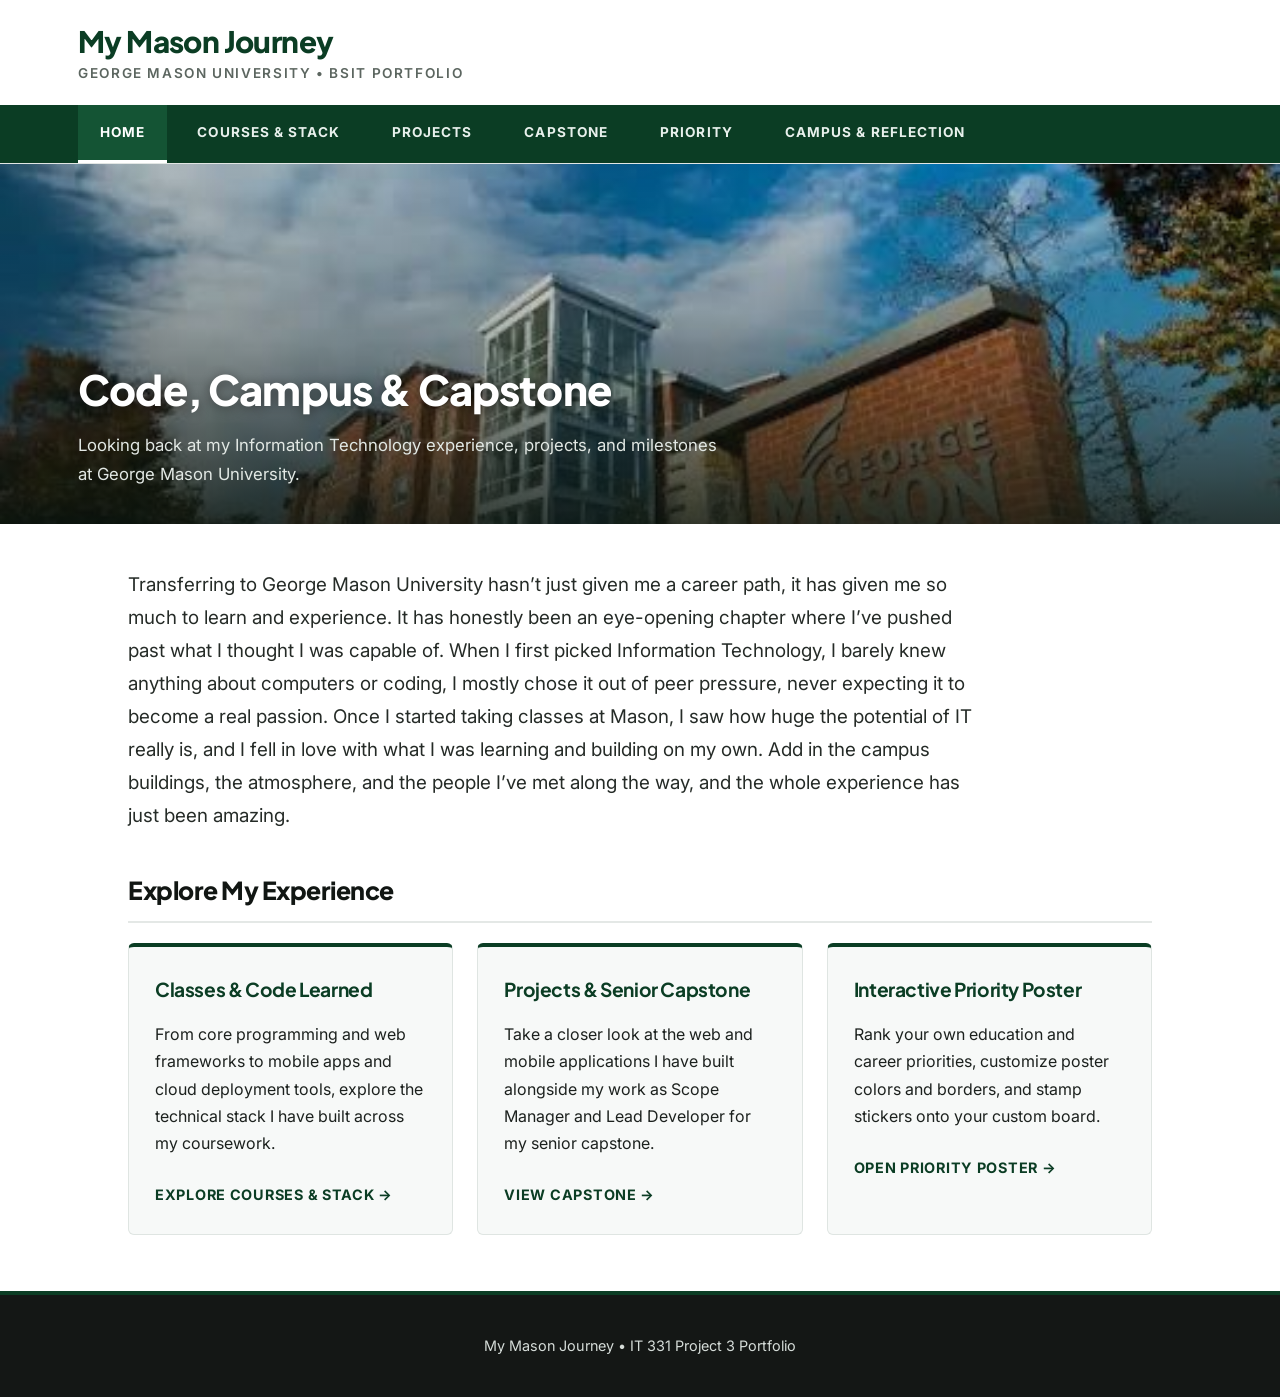
<file: index.html>
<!DOCTYPE html>
<html lang="en">
<head>
  <meta charset="UTF-8">
  <meta name="viewport" content="width=device-width, initial-scale=1.0">
  <title>My Mason Journey - Home</title>
  <link rel="preconnect" href="https://fonts.googleapis.com">
  <link rel="preconnect" href="https://fonts.gstatic.com" crossorigin>
  <link href="https://fonts.googleapis.com/css2?family=Inter:wght@400;500;600;700&family=Plus+Jakarta+Sans:wght@700;800&display=swap" rel="stylesheet">
  <link rel="stylesheet" href="styles.css">
</head>
<body>
  <header>
    <div class="header-inner">
      <div>
        <h1 class="site-title">My Mason Journey</h1>
        <p class="site-subtitle">George Mason University &bull; BSIT Portfolio</p>
      </div>
    </div>

    <nav aria-label="Primary Navigation">
      <ul>
        <li><a href="index.html" class="active">Home</a></li>
        <li><a href="courses.html">Courses &amp; Stack</a></li>
        <li><a href="projects.html">Projects</a></li>
        <li><a href="capstone.html">Capstone</a></li>
        <li><a href="priority.html">Priority</a></li>
        <li><a href="campus.html">Campus &amp; Reflection</a></li>
      </ul>
    </nav>
  </header>

  <!-- Full-width Hero Banner with your own photo (replace mason-hero.jpg with your image) -->
  <section class="hero-banner" style="background-image: url('mason-hero.jpg');" aria-label="Featured Banner">
    <div class="hero-banner-content">
      <h2 class="hero-banner-title">Code, Campus &amp; Capstone</h2>
      <p class="hero-banner-caption">
        Looking back at my Information Technology experience, projects, and milestones at George Mason University.
      </p>
    </div>
  </section>

  <main>

    <p class="lead-intro">
Transferring to George Mason University hasn’t just given me a career path, it has given me so much to learn and experience. It has honestly been an eye-opening chapter where I’ve pushed past what I thought I was capable of. When I first picked Information Technology, I barely knew anything about computers or coding, I mostly chose it out of peer pressure, never expecting it to become a real passion. Once I started taking classes at Mason, I saw how huge the potential of IT really is, and I fell in love with what I was learning and building on my own. Add in the campus buildings, the atmosphere, and the people I’ve met along the way, and the whole experience has just been amazing.    </p>

    <h2 class="section-heading">Explore My Experience</h2>
    <div class="card-grid">
      <article class="card">
        <h3>Classes &amp; Code Learned</h3>
        <p>
          From core programming and web frameworks to mobile apps and cloud
          deployment tools, explore the technical stack I have built across my coursework.
        </p>
        <a href="courses.html">Explore Courses &amp; Stack &rarr;</a>
      </article>

      <article class="card">
        <h3>Projects &amp; Senior Capstone</h3>
        <p>
          Take a closer look at the web and mobile applications I have built alongside my work as
          Scope Manager and Lead Developer for my senior capstone.
        </p>
        <a href="capstone.html">View Capstone &rarr;</a>
      </article>

      <article class="card">
        <h3>Interactive Priority Poster</h3>
        <p>
          Rank your own education and career priorities, customize poster colors and borders, and
          stamp stickers onto your custom board.
        </p>
        <a href="poster.html">Open Priority Poster &rarr;</a>
      </article>
    </div>
  </main>

  <footer>
    <p>My Mason Journey &bull; IT 331 Project 3 Portfolio</p>
  </footer>

  <script>
    // Reference to the page body so we can update background and text colors dynamically
    const pageBody = document.body;

    // Reference to the main content area for adjusting reading font size
    const mainContent = document.querySelector("main");

    // Reference to the intro paragraph so its color stays legible in dark mode
    const leadIntro = document.querySelector(".lead-intro");

    // Track current font size in pixels for step-by-step resizing
    let currentFontSize = 16;

    // Button references for switching themes and text sizes
    const lightThemeBtn = document.getElementById("light-theme-btn");
    const darkThemeBtn = document.getElementById("dark-theme-btn");
    const largerTextBtn = document.getElementById("larger-text-btn");
    const resetStyleBtn = document.getElementById("reset-style-btn");

    lightThemeBtn.addEventListener("click", function () {
      // Apply the default crisp white and charcoal palette
      pageBody.style.backgroundColor = "#ffffff";
      pageBody.style.color = "#1c211e";
      leadIntro.style.color = "#252b27";
    });

    darkThemeBtn.addEventListener("click", function () {
      // Switch to a sleek charcoal black background with light gray-white text
      pageBody.style.backgroundColor = "#141715";
      pageBody.style.color = "#f2f5f3";
      leadIntro.style.color = "#e2e8e4";
    });

    largerTextBtn.addEventListener("click", function () {
      /*
        Use an if/else check so text increases smoothly without becoming
        too oversized for the page layout.
      */
      if (currentFontSize < 22) {
        currentFontSize += 2;
        mainContent.style.fontSize = currentFontSize + "px";
      } else {
        mainContent.style.fontSize = "22px";
      }
    });

    resetStyleBtn.addEventListener("click", function () {
      // Restore default white palette and 16px text size
      currentFontSize = 16;
      pageBody.style.backgroundColor = "#ffffff";
      pageBody.style.color = "#1c211e";
      leadIntro.style.color = "#252b27";
      mainContent.style.fontSize = currentFontSize + "px";
    });
  </script>
</body>
</html>
</file>
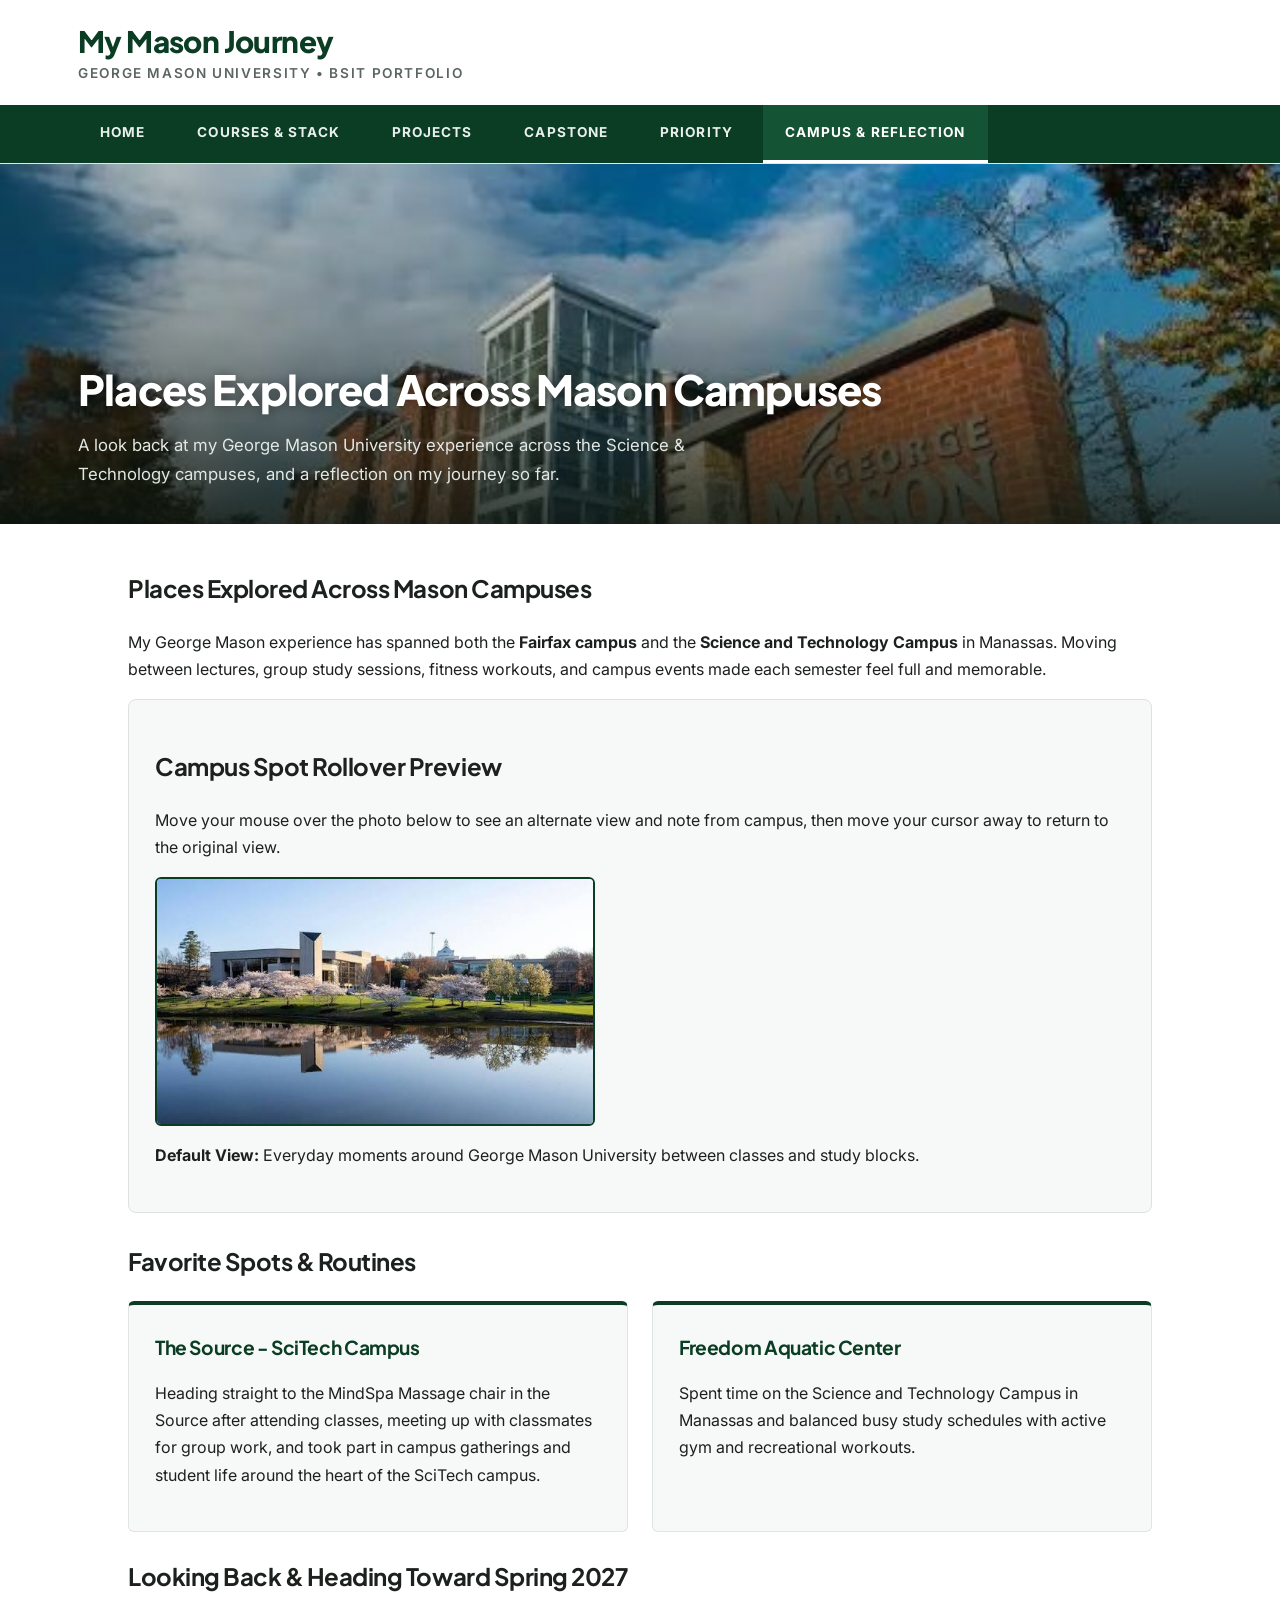
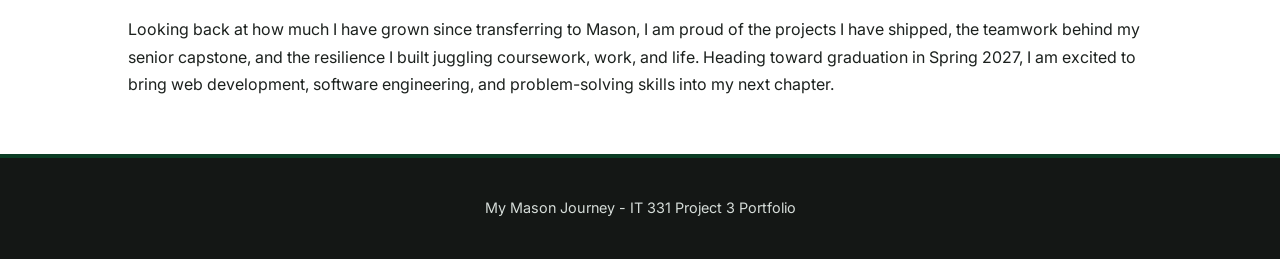
<file: campus.html>
<!DOCTYPE html>
<html lang="en">
<head>
  <meta charset="UTF-8">
  <meta name="viewport" content="width=device-width, initial-scale=1.0">
  <title>My Mason Journey - Home</title>
  <link rel="preconnect" href="https://fonts.googleapis.com">
  <link rel="preconnect" href="https://fonts.gstatic.com" crossorigin>
  <link href="https://fonts.googleapis.com/css2?family=Inter:wght@400;500;600;700&family=Plus+Jakarta+Sans:wght@700;800&display=swap" rel="stylesheet">
  <link rel="stylesheet" href="styles.css">
</head>
<body>
  <header>
    <div class="header-inner">
      <div>
        <h1 class="site-title">My Mason Journey</h1>
        <p class="site-subtitle">George Mason University &bull; BSIT Portfolio</p>
      </div>
    </div>

    <nav aria-label="Primary Navigation">
      <ul>
        <li><a href="index.html" >Home</a></li>
        <li><a href="courses.html">Courses &amp; Stack</a></li>
        <li><a href="projects.html">Projects</a></li>
        <li><a href="capstone.html">Capstone</a></li>
        <li><a href="priority.html">Priority</a></li>
        <li><a href="campus.html" class="active">Campus &amp; Reflection</a></li>
      </ul>
    </nav>
  </header>
 <!-- Full-width Hero Banner with your own photo (replace mason-hero.jpg with your image) -->
  <section class="hero-banner" style="background-image: url('mason-hero.jpg');" aria-label="Featured Banner">
    <div class="hero-banner-content">
      <h2 class="hero-banner-title">Places Explored Across Mason Campuses</h2>
      <p class="hero-banner-caption">
        A look back at my George Mason University experience across the Science & Technology campuses, and a reflection on my journey so far.
      </p>
    </div>
  </section>
  <main>
    <section class="hero-box">
      <h2>Places Explored Across Mason Campuses</h2>
      <p>
        My George Mason experience has spanned both the <strong>Fairfax campus</strong> and the
        <strong>Science and Technology Campus</strong> in Manassas. Moving between lectures, group
        study sessions, fitness workouts, and campus events made each semester feel full and
        memorable.
      </p>
    </section>

    <!-- Requirement 3c: Rollover effect using mouseover and mouseout -->
    <section class="media-showcase" aria-label="Campus Photo Rollover">
      <h2>Campus Spot Rollover Preview</h2>
      <p>
        Move your mouse over the photo below to see an alternate view and note from campus, then
        move your cursor away to return to the original view.
      </p>

      <img
        id="campus-rollover-img"
        class="rollover-img"
        src="gmu-campus-1.jpg"
        alt="George Mason University campus scene in Fairfax or Manassas"
      >
      <p id="campus-rollover-caption">
        <strong>Default View:</strong> Everyday moments around George Mason University between classes and study blocks.
      </p>
    </section>

    <section aria-label="Campus Highlights">
      <h2>Favorite Spots &amp; Routines</h2>
      <div class="card-grid">
        <article class="card">
          <h3>The Source - SciTech Campus</h3>
          <p>
            Heading straight to the MindSpa Massage chair in the Source after attending classes, meeting up with classmates for group work, and took part in campus
            gatherings and student life around the heart of the SciTech campus.
          </p>
        </article>

        <article class="card">
          <h3>Freedom Aquatic Center</h3>
          <p>
            Spent time on the Science and Technology Campus in Manassas and balanced busy study
            schedules with active gym and recreational workouts.
          </p>
        </article>
      </div>
    </section>

    <section class="hero-box" style="margin-top: 24px;" aria-label="Reflection Looking Ahead">
      <h2>Looking Back &amp; Heading Toward Spring 2027</h2>
      <p>
        Looking back at how much I have grown since transferring to Mason, I am proud of the
        projects I have shipped, the teamwork behind my senior capstone, and the resilience I
        built juggling coursework, work, and life. Heading toward graduation in Spring 2027, I am
        excited to bring web development, software engineering, and problem-solving skills into my
        next chapter.
      </p>
    </section>
  </main>

  <footer>
    <p>My Mason Journey - IT 331 Project 3 Portfolio</p>
  </footer>

  <script>
    // Reference to the rollover image element on the page
    const campusImg = document.getElementById("campus-rollover-img");

    // Reference to the caption paragraph paired with the rollover image
    const campusCaption = document.getElementById("campus-rollover-caption");

    // File paths for the primary and alternate campus images
    const defaultImgSrc = "gmu-campus-1.jpg";
    const alternateImgSrc = "gmu-campus-2.jpg";

    campusImg.addEventListener("mouseover", function () {
      // Swap to the alternate campus photo and highlight the border on hover
      campusImg.src = alternateImgSrc;
      campusImg.style.borderColor = "#3b2316";
      campusCaption.innerHTML =
        "<strong>Hover View:</strong> Everyday moments around George Mason University between classes and study blocks";
    });

    campusImg.addEventListener("mouseout", function () {
      // Restore the original image and default caption when the cursor leaves
      campusImg.src = defaultImgSrc;
      campusImg.style.borderColor = "#6b422a";
      campusCaption.innerHTML =
        "<strong>Default View:</strong> Beautiful campus scenes and student life moments.";
    });
  </script>
</body>
</html>
</file>
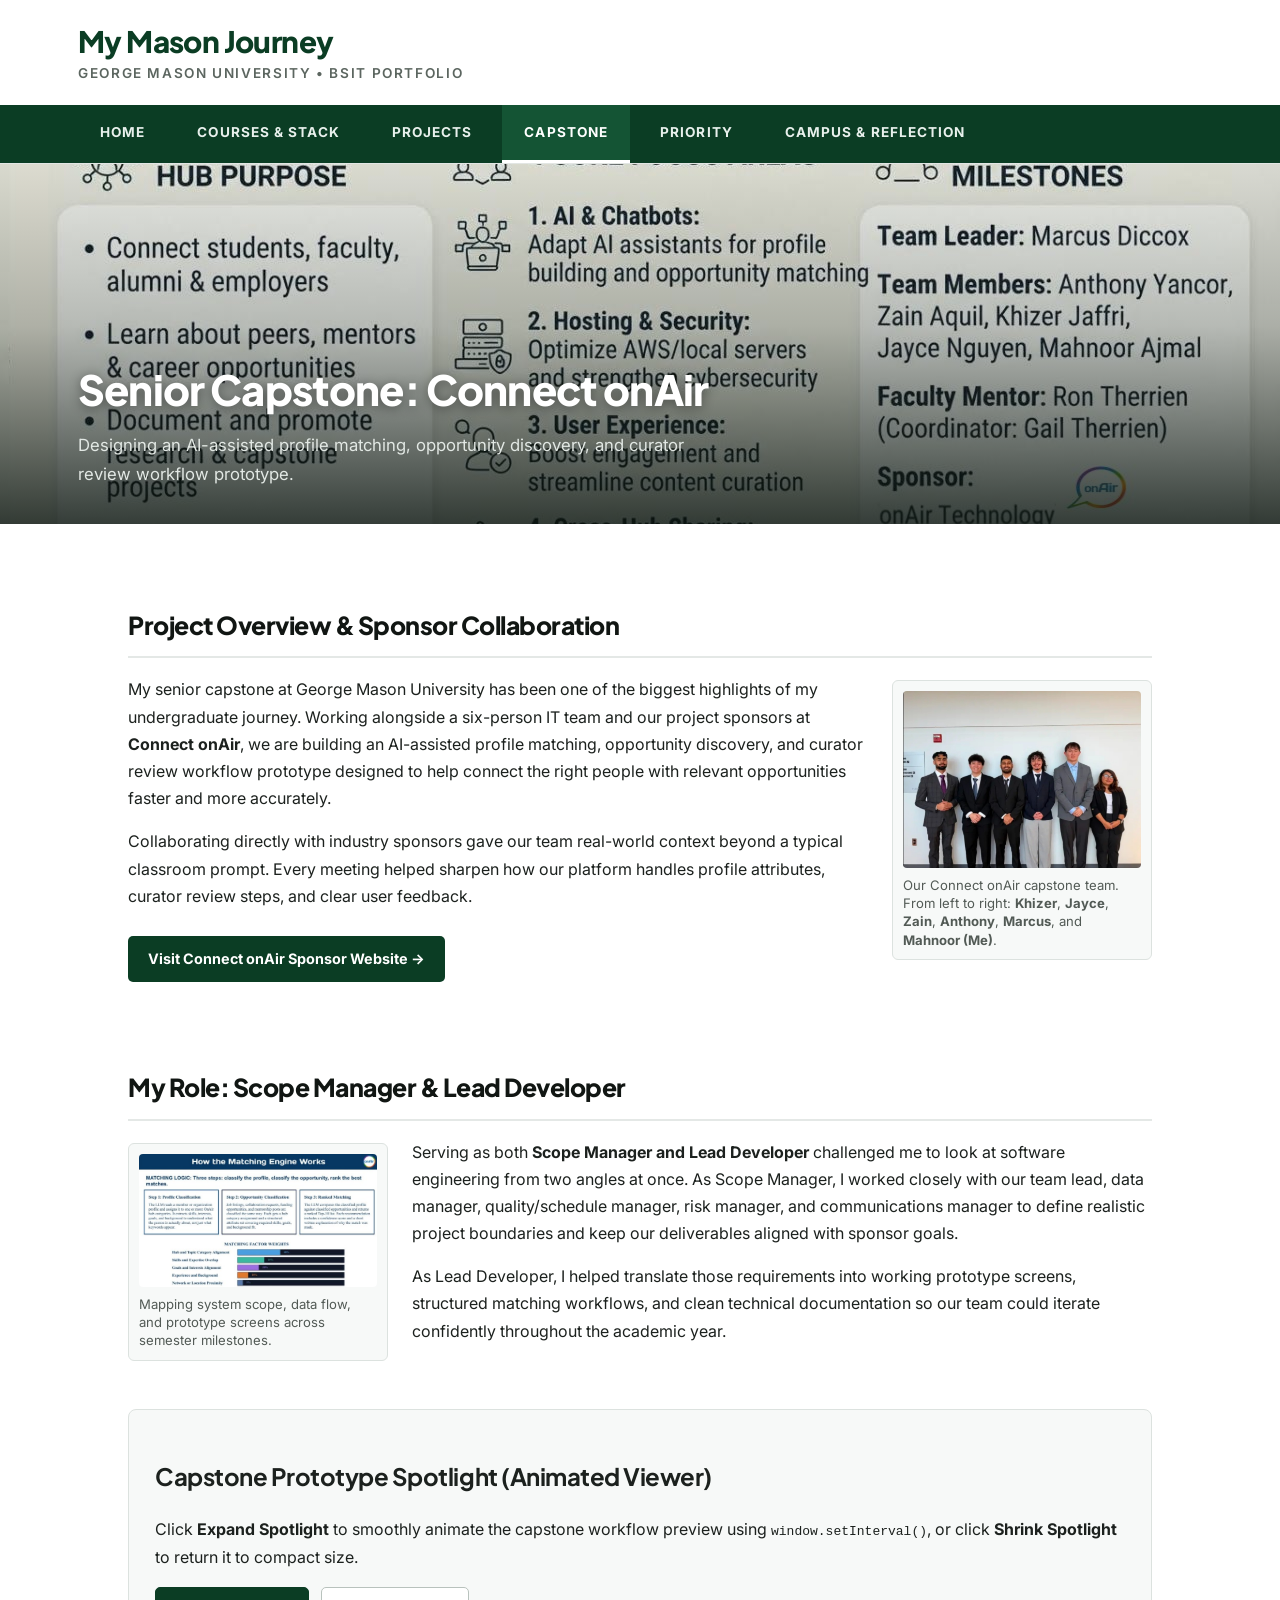
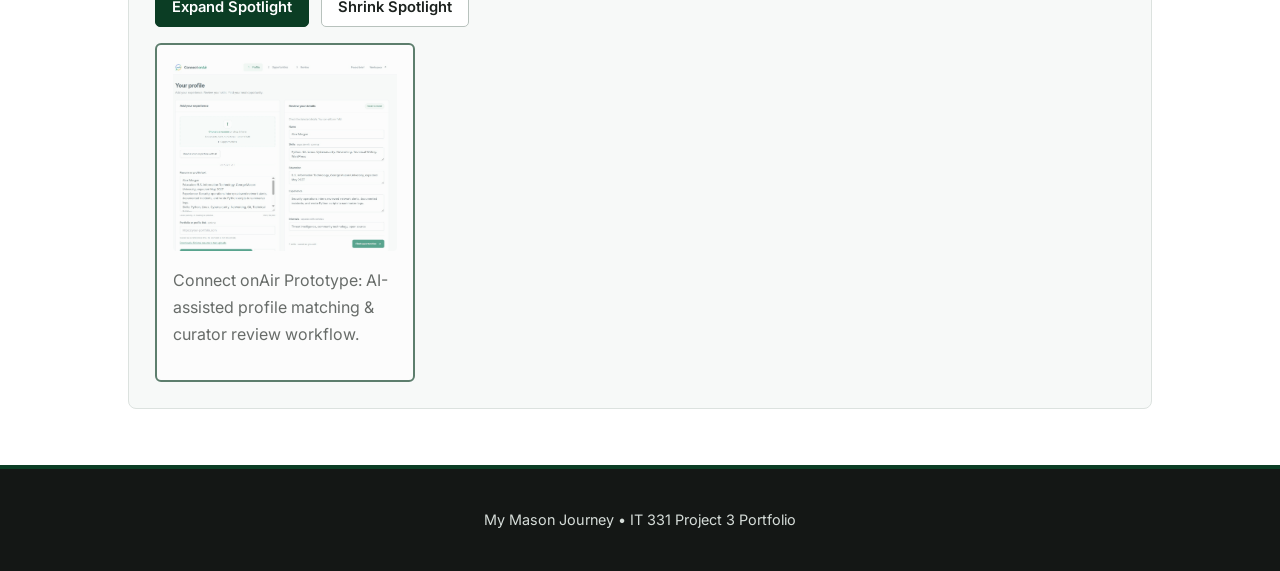
<file: capstone.html>
<!DOCTYPE html>
<html lang="en">
<head>
  <meta charset="UTF-8">
  <meta name="viewport" content="width=device-width, initial-scale=1.0">
  <title>My Mason Journey - Senior Capstone</title>
  <link rel="preconnect" href="https://fonts.googleapis.com">
  <link rel="preconnect" href="https://fonts.gstatic.com" crossorigin>
  <link href="https://fonts.googleapis.com/css2?family=Inter:wght@400;500;600;700&family=Plus+Jakarta+Sans:wght@700;800&display=swap" rel="stylesheet">
  <link rel="stylesheet" href="styles.css">
</head>
<body>
  <header>
    <div class="header-inner">
      <div>
        <h1 class="site-title">My Mason Journey</h1>
        <p class="site-subtitle">George Mason University &bull; BSIT Portfolio</p>
      </div>
    </div>

    <nav aria-label="Primary Navigation">
      <ul>
        <li><a href="index.html">Home</a></li>
        <li><a href="courses.html">Courses &amp; Stack</a></li>
        <li><a href="projects.html">Projects</a></li>
        <li><a href="capstone.html" class="active">Capstone</a></li>
        <li><a href="priority.html">Priority</a></li>
        <li><a href="campus.html">Campus &amp; Reflection</a></li>
      </ul>
    </nav>
  </header>

  <section class="hero-banner" style="background-image: url('capstone-hero.jpg');" aria-label="Capstone Banner">
    <div class="hero-banner-content">
      <h2 class="hero-banner-title">Senior Capstone: Connect onAir</h2>
      <p class="hero-banner-caption">
        Designing an AI-assisted profile matching, opportunity discovery, and curator review workflow prototype.
      </p>
    </div>
  </section>

  <main>
    <!-- Section 1: Right-floated image with text wrapping around it + Sponsor Website link -->
    <section class="story-section" aria-label="Capstone Overview">
      <h2 class="section-heading">Project Overview &amp; Sponsor Collaboration</h2>

      <figure class="float-right-card">
        <img src="capstone-side-1.jpg" alt="Connect onAir project planning and workflow overview">
        <figcaption class="float-caption">
        Our Connect onAir capstone team. From left to right: <strong>Khizer</strong>, <strong>Jayce</strong>, <strong>Zain</strong>, <strong>Anthony</strong>, <strong>Marcus</strong>, and <strong>Mahnoor (Me)</strong>.
        </figcaption>
      </figure>

      <p>
        My senior capstone at George Mason University has been one of the biggest highlights of my
        undergraduate journey. Working alongside a six-person IT team and our project sponsors at
        <strong>Connect onAir</strong>, we are building an AI-assisted profile matching,
        opportunity discovery, and curator review workflow prototype designed to help connect the
        right people with relevant opportunities faster and more accurately.
      </p>
      <p>
        Collaborating directly with industry sponsors gave our team real-world context beyond a
        typical classroom prompt. Every meeting helped sharpen how our platform handles profile
        attributes, curator review steps, and clear user feedback.
      </p>
      <p>
        <a
          class="sponsor-link-btn"
          href="https://gmuist.onair.cc/category/capstones/connect-onair-team/"
          target="_blank"
          rel="noopener noreferrer"
        >
          Visit Connect onAir Sponsor Website &rarr;
        </a>
      </p>
    </section>

    <!-- Section 2: Left-floated image with text wrapping around it -->
    <section class="story-section" aria-label="My Role as Scope Manager and Lead Developer">
      <h2 class="section-heading">My Role: Scope Manager &amp; Lead Developer</h2>

      <figure class="float-left-card">
        <img src="capstone-side-2.jpg" alt="System architecture and prototype interface development">
        <figcaption class="float-caption">
          Mapping system scope, data flow, and prototype screens across semester milestones.
        </figcaption>
      </figure>

      <p>
        Serving as both <strong>Scope Manager and Lead Developer</strong> challenged me to look at
        software engineering from two angles at once. As Scope Manager, I worked closely with our
        team lead, data manager, quality/schedule manager, risk manager, and communications manager
        to define realistic project boundaries and keep our deliverables aligned with sponsor goals.
      </p>
      <p>
        As Lead Developer, I helped translate those requirements into working prototype screens,
        structured matching workflows, and clean technical documentation so our team could iterate
        confidently throughout the academic year.
      </p>
    </section>

    <!-- Requirement 3d: Scripted animation using window.setInterval and window.clearInterval -->
    <section class="media-showcase" aria-label="Capstone Spotlight Viewer">
      <h2>Capstone Prototype Spotlight (Animated Viewer)</h2>
      <p>
        Click <strong>Expand Spotlight</strong> to smoothly animate the capstone workflow preview
        using <code>window.setInterval()</code>, or click <strong>Shrink Spotlight</strong> to
        return it to compact size.
      </p>

      <div class="control-row">
        <button type="button" id="expand-btn">Expand Spotlight</button>
        <button type="button" id="shrink-btn" class="secondary-btn">Shrink Spotlight</button>
      </div>

      <div id="spotlight-box" class="spotlight-box">
        <img src="capstone-preview.jpg" alt="Connect onAir capstone workflow and matching prototype preview">
        <p id="spotlight-caption">
          Connect onAir Prototype: AI-assisted profile matching &amp; curator review workflow.
        </p>
      </div>
    </section>
  </main>

  <footer>
    <p>My Mason Journey &bull; IT 331 Project 3 Portfolio</p>
  </footer>

  <script>
    // Reference to the animated container element
    const spotlightBox = document.getElementById("spotlight-box");

    // Button references to start the grow and shrink animations
    const expandBtn = document.getElementById("expand-btn");
    const shrinkBtn = document.getElementById("shrink-btn");

    // Store the active interval ID so we can safely clear it before starting a new animation
    let animationTimer = null;

    // Track current width (in pixels) and opacity of the spotlight container
    let currentWidth = 260;
    let currentOpacity = 0.65;

    expandBtn.addEventListener("click", function () {
      // Stop any running animation timer before starting a new interval
      if (animationTimer !== null) {
        window.clearInterval(animationTimer);
      }

      /*
        Use setInterval to gradually increase width and opacity every 15ms
        until the spotlight box reaches its full 580px target width.
      */
      animationTimer = window.setInterval(function () {
        if (currentWidth < 580) {
          currentWidth += 8;
          currentOpacity = Math.min(1, currentOpacity + 0.01);
          spotlightBox.style.width = currentWidth + "px";
          spotlightBox.style.opacity = currentOpacity;
        } else {
          // Stop the timer once the target width is reached
          window.clearInterval(animationTimer);
          animationTimer = null;
        }
      }, 15);
    });

    shrinkBtn.addEventListener("click", function () {
      // Stop any running animation timer before starting the shrink interval
      if (animationTimer !== null) {
        window.clearInterval(animationTimer);
      }

      /*
        Use setInterval to smoothly reduce width and opacity every 15ms
        until the box returns to its compact 260px starting size.
      */
      animationTimer = window.setInterval(function () {
        if (currentWidth > 260) {
          currentWidth -= 8;
          currentOpacity = Math.max(0.65, currentOpacity - 0.01);
          spotlightBox.style.width = currentWidth + "px";
          spotlightBox.style.opacity = currentOpacity;
        } else {
          // Stop the timer once the compact width is reached
          window.clearInterval(animationTimer);
          animationTimer = null;
        }
      }, 15);
    });
  </script>
</body>
</html>
</file>
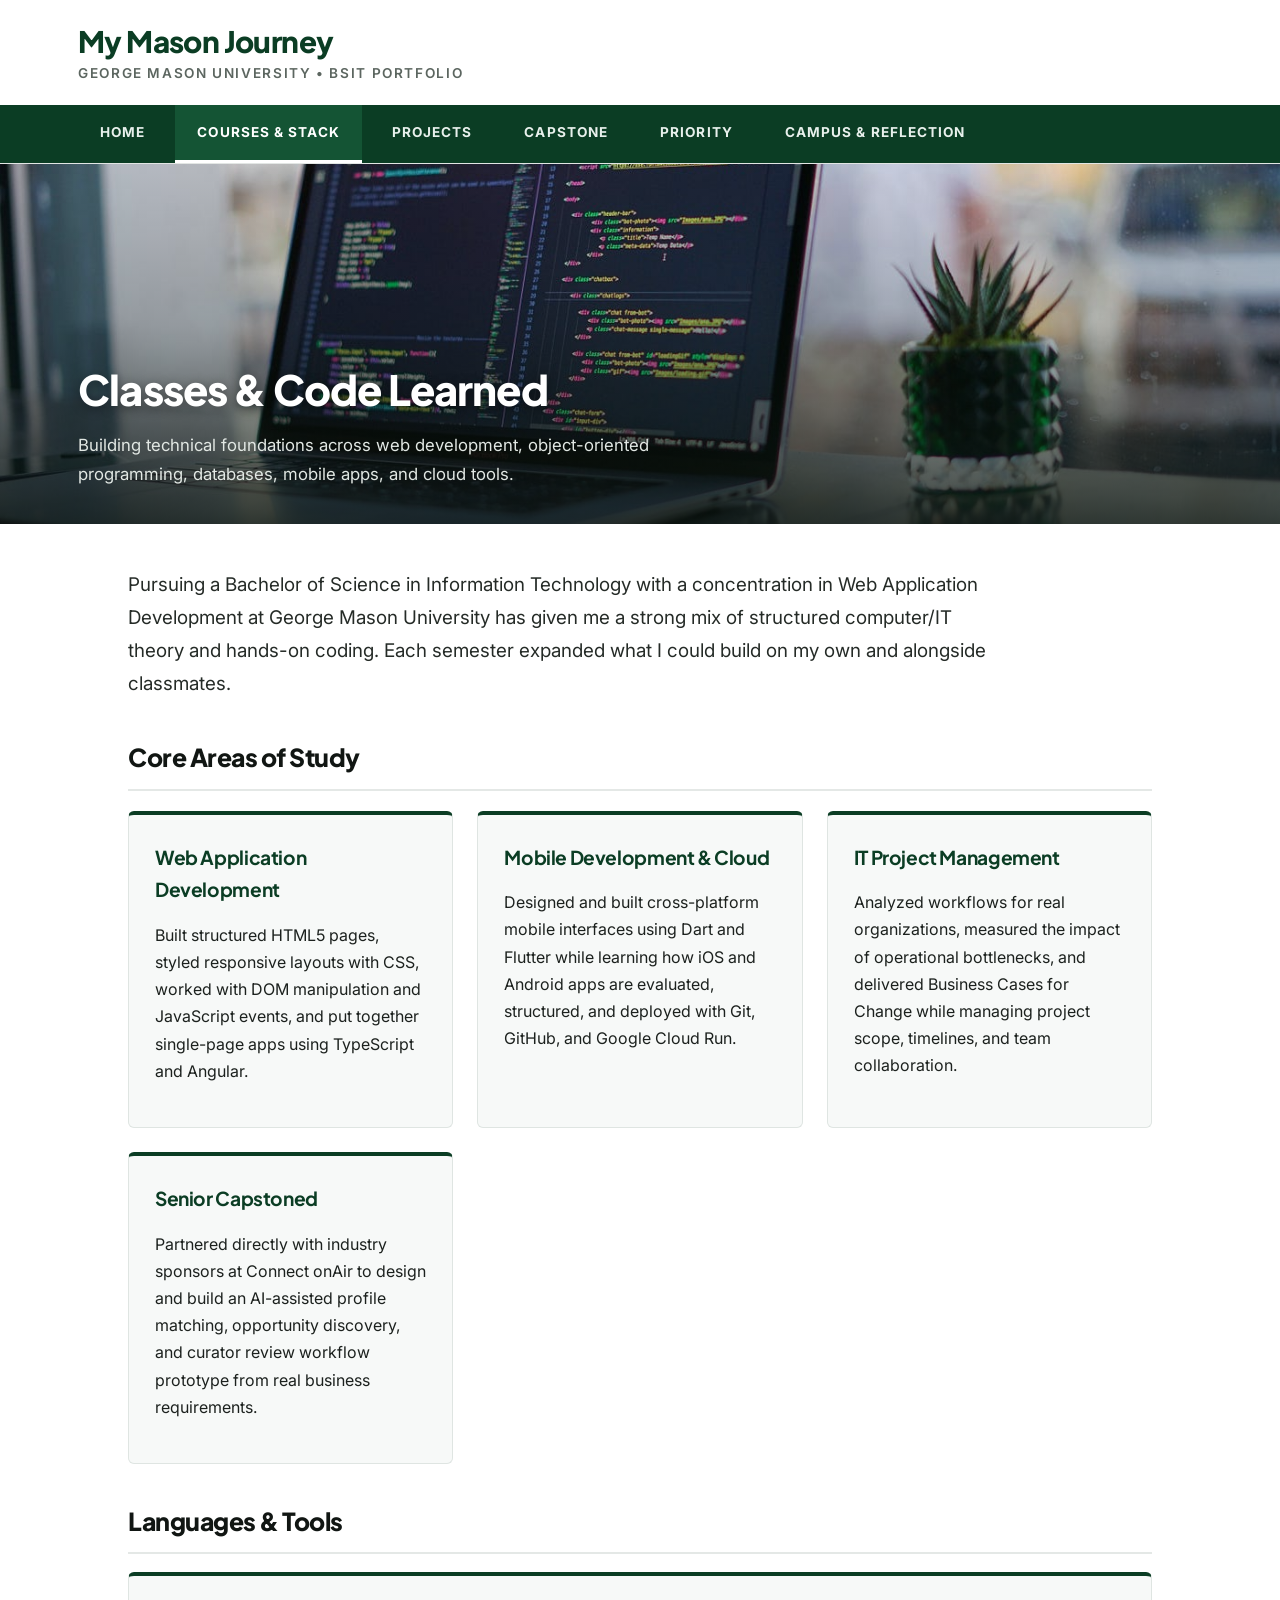
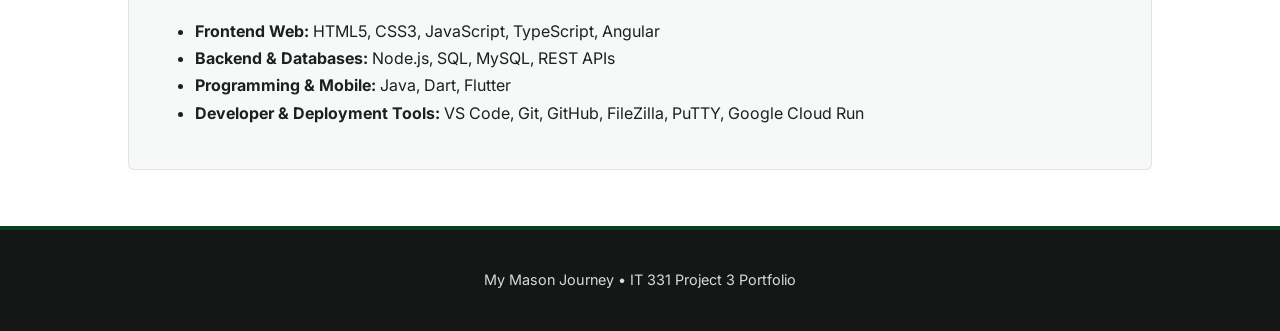
<file: courses.html>
<!DOCTYPE html>
<html lang="en">
<head>
  <meta charset="UTF-8">
  <meta name="viewport" content="width=device-width, initial-scale=1.0">
  <title>My Mason Journey - Courses &amp; Stack</title>
  <link rel="preconnect" href="https://fonts.googleapis.com">
  <link rel="preconnect" href="https://fonts.gstatic.com" crossorigin>
  <link href="https://fonts.googleapis.com/css2?family=Inter:wght@400;500;600;700&family=Plus+Jakarta+Sans:wght@700;800&display=swap" rel="stylesheet">
  <link rel="stylesheet" href="styles.css">
</head>
<body>
  <header>
    <div class="header-inner">
      <div>
        <h1 class="site-title">My Mason Journey</h1>
        <p class="site-subtitle">George Mason University &bull; BSIT Portfolio</p>
      </div>
    </div>

    <nav aria-label="Primary Navigation">
      <ul>
        <li><a href="index.html">Home</a></li>
        <li><a href="courses.html" class="active">Courses &amp; Stack</a></li>
        <li><a href="projects.html">Projects</a></li>
        <li><a href="capstone.html">Capstone</a></li>
        <li><a href="priority.html">Priority</a></li>
        <li><a href="campus.html">Campus &amp; Reflection</a></li>
      </ul>
    </nav>
  </header>

  <section class="hero-banner" style="background-image: url('courses-hero.jpg');" aria-label="Courses Banner">
    <div class="hero-banner-content">
      <h2 class="hero-banner-title">Classes &amp; Code Learned</h2>
      <p class="hero-banner-caption">
        Building technical foundations across web development, object-oriented programming, databases, mobile apps, and cloud tools.
      </p>
    </div>
  </section>

  <main>
    <p class="lead-intro">
      Pursuing a Bachelor of Science in Information Technology with a concentration in Web
      Application Development at George Mason University has given me a strong mix of structured
      computer/IT theory and hands-on coding. Each semester expanded what I could build on my own
      and alongside classmates.
    </p>

    <h2 class="section-heading">Core Areas of Study</h2>
    <div class="card-grid">
      <article class="card">
        <h3>Web Application Development</h3>
        <p>
Built structured HTML5 pages, styled responsive layouts with CSS, worked with DOM manipulation and JavaScript events, and put together single-page apps using TypeScript and Angular.
        </p>
      </article>

      <article class="card">
        <h3>Mobile Development &amp; Cloud</h3>
        <p>
Designed and built cross-platform mobile interfaces using Dart and Flutter while learning how iOS and Android apps are evaluated, structured, and deployed with Git, GitHub, and Google Cloud Run.
        </p>
      </article>

      <article class="card">
        <h3>IT Project Management</h3>
        <p>
         Analyzed workflows for real organizations, measured the impact of operational bottlenecks, and delivered Business Cases for Change while managing project scope, timelines, and team collaboration.
        </p>
      </article>

      <article class="card">
        <h3>Senior Capstoned</h3>
        <p>
         Partnered directly with industry sponsors at Connect onAir to design and build an AI-assisted profile matching, opportunity discovery, and curator review workflow prototype from real business requirements.
        </p>
      </article>
    </div>

    <h2 class="section-heading">Languages &amp; Tools</h2>
    <div class="card">
      <ul>
        <li><strong>Frontend Web:</strong> HTML5, CSS3, JavaScript, TypeScript, Angular</li>
        <li><strong>Backend &amp; Databases:</strong> Node.js, SQL, MySQL, REST APIs</li>
        <li><strong>Programming &amp; Mobile:</strong> Java, Dart, Flutter</li>
        <li><strong>Developer &amp; Deployment Tools:</strong> VS Code, Git, GitHub, FileZilla, PuTTY, Google Cloud Run</li>
      </ul>
    </div>
  </main>

  <footer>
    <p>My Mason Journey &bull; IT 331 Project 3 Portfolio</p>
  </footer>
</body>
</html>
</file>
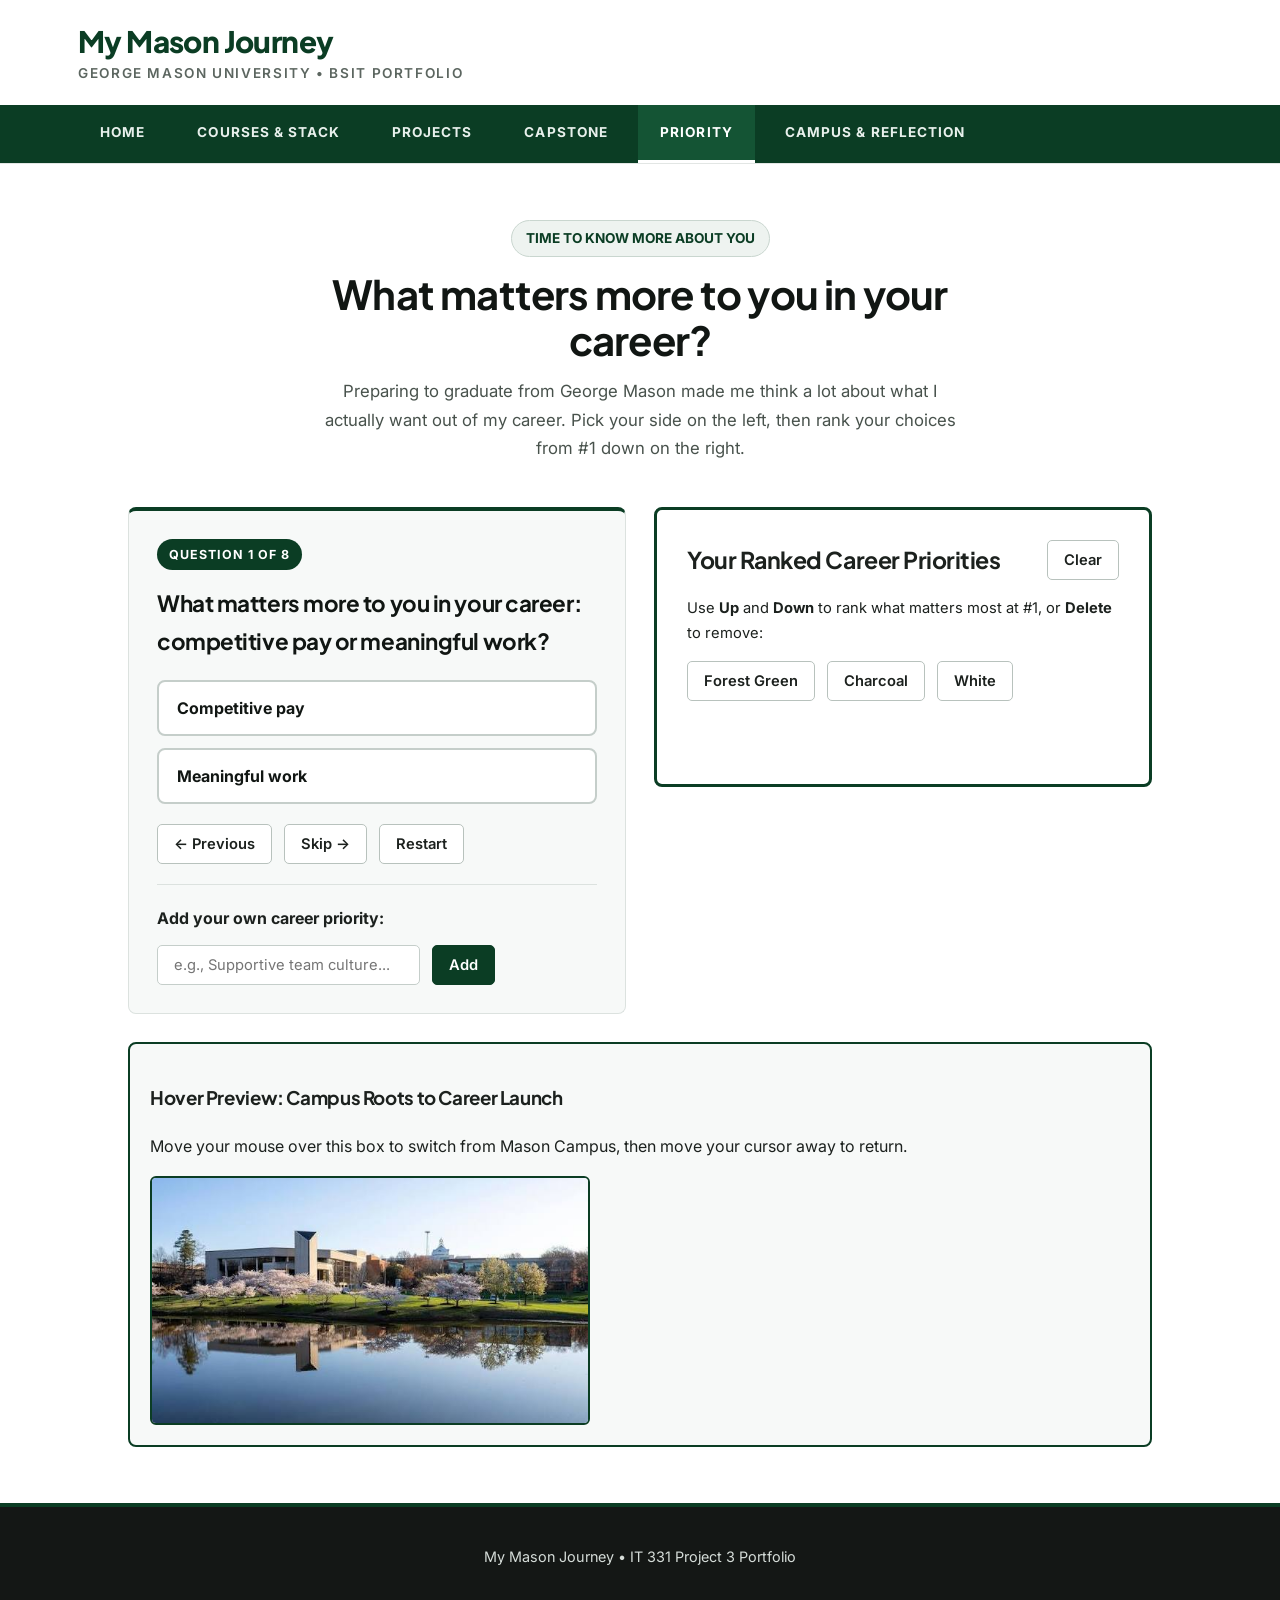
<file: priority.html>
<!DOCTYPE html>
<html lang="en">
<head>
  <meta charset="UTF-8">
  <meta name="viewport" content="width=device-width, initial-scale=1.0">
  <title>My Mason Journey - Career Priorities</title>
  <link rel="preconnect" href="https://fonts.googleapis.com">
  <link rel="preconnect" href="https://fonts.gstatic.com" crossorigin>
  <link href="https://fonts.googleapis.com/css2?family=Inter:wght@400;500;600;700&family=Plus+Jakarta+Sans:wght@700;800&display=swap" rel="stylesheet">
  <link rel="stylesheet" href="styles.css">
</head>
<body>
  <header>
    <div class="header-inner">
      <div>
        <h1 class="site-title">My Mason Journey</h1>
        <p class="site-subtitle">George Mason University &bull; BSIT Portfolio</p>
      </div>
    </div>

    <nav aria-label="Primary Navigation">
      <ul>
        <li><a href="index.html">Home</a></li>
        <li><a href="courses.html">Courses &amp; Stack</a></li>
        <li><a href="projects.html">Projects</a></li>
        <li><a href="capstone.html">Capstone</a></li>
        <li><a href="priority.html" class="active">Priority</a></li>
        <li><a href="campus.html">Campus &amp; Reflection</a></li>
      </ul>
    </nav>
  </header>

  <main>
    <!-- Centered conversational intro -->
    <section class="poster-hero" aria-label="Career Tradeoffs Introduction">
      <span class="poster-pill">TIME TO KNOW MORE ABOUT YOU</span>
      <h2>What matters more to you in your career?</h2>
      <p>
        Preparing to graduate from George Mason made me think a lot about what I actually want
        out of my career. Pick your side on the left, then rank your choices from #1 down on the
        right.
      </p>
    </section>

    <!-- Two-Column Side-by-Side Split Layout -->
    <section class="tot-split-grid" aria-label="Career Tradeoff Questions and Live Rankings">
      <!-- LEFT COLUMN: One career tradeoff question at a time -->
      <div class="tot-question-card" id="question-card">
        <span class="round-badge" id="round-indicator">Question 1 of 8</span>
        <h3 id="question-prompt" style="margin: 0; font-size: 1.4rem; color: #111613;">
          What matters more to you in your career: competitive pay or meaningful work?
        </h3>

        <div class="tot-choice-stack">
          <button type="button" class="tot-option-btn" id="option-a-btn">
            Competitive pay
          </button>
          <button type="button" class="tot-option-btn" id="option-b-btn">
            Meaningful work
          </button>
        </div>

        <div class="control-row">
          <button type="button" id="prev-round-btn" class="secondary-btn">&larr; Previous</button>
          <button type="button" id="skip-round-btn" class="secondary-btn">Skip &rarr;</button>
          <button type="button" id="restart-btn" class="secondary-btn">Restart</button>
        </div>

        <hr class="tot-divider">

        <!-- Add custom career priority (Requirement 3a) -->
        <div class="control-row" style="margin-bottom: 0;">
          <label for="custom-pick-input" style="width: 100%;"><strong>Add your own career priority:</strong></label>
          <input type="text" id="custom-pick-input" placeholder="e.g., Supportive team culture...">
          <button type="button" id="add-custom-btn">Add</button>
        </div>
      </div>

      <!-- RIGHT COLUMN: Live Ranked Priorities + Dynamic Styles (Requirements 3a & 3b) -->
      <div class="poster-canvas" id="results-card">
        <div class="control-row" style="justify-content: space-between;">
          <h2 id="results-heading" style="margin: 0; font-size: 1.45rem;">Your Ranked Career Priorities</h2>
          <button type="button" id="clear-all-btn" class="secondary-btn">Clear</button>
        </div>

        <p id="results-subtitle" style="margin-top: 6px; font-size: 0.92rem;">
          Use <strong>Up</strong> and <strong>Down</strong> to rank what matters most at #1, or <strong>Delete</strong> to remove:
        </p>

        <!-- Dynamic style controls for the ranking card (Requirement 3b) -->
        <div class="control-row" style="margin-top: 12px;">
          <button type="button" id="theme-forest-btn" class="secondary-btn">Forest Green</button>
          <button type="button" id="theme-black-btn" class="secondary-btn">Charcoal</button>
           <button type="button" id="theme-white-btn" class="secondary-btn">White</button>
        </div>

        <ul id="ranked-picks-list" class="priority-list"></ul>
      </div>
    </section>

    <!-- Requirement 3c: Rollover / Hover effect using mouseover and mouseout -->
    <section id="vibe-hover-box" class="hover-mood-box" aria-label="Career Outlook Hover Preview">
      <h3>Hover Preview: Campus Roots to Career Launch</h3>
      <p id="vibe-hover-caption">
        Move your mouse over this box to switch from Mason Campus, then move your cursor away to return.
      </p>
      <img
        id="vibe-hover-img"
        class="rollover-img"
        src="gmu-campus-1.jpg"
        alt="George Mason University campus and career milestone preview"
      >
    </section>
  </main>

  <footer>
    <p>My Mason Journey &bull; IT 331 Project 3 Portfolio</p>
  </footer>

  <script>
    // Your 8 career tradeoff questions
    const rounds = [
      {
        prompt: "What matters more to you in your career: competitive pay or meaningful work?",
        optionA: "Competitive pay",
        optionB: "Meaningful work"
      },
      {
        prompt: "What matters more to you in your career: job stability or exciting projects?",
        optionA: "Job stability",
        optionB: "Exciting projects"
      },
      {
        prompt: "What matters more to you in your career: earning top dollar or having low stress?",
        optionA: "Earning top dollar",
        optionB: "Having low stress"
      },
      {
        prompt: "What matters more to you in your career: professional respect or learning new skills?",
        optionA: "Professional respect",
        optionB: "Learning new skills"
      },
      {
        prompt: "What matters more to you in your career: clear goals & expectations or leadership opportunities?",
        optionA: "Clear goals & expectations",
        optionB: "Leadership opportunities"
      },
      {
        prompt: "What matters more to you in your career: higher take-home pay or long-term retirement & health security?",
        optionA: "Higher take-home pay",
        optionB: "Long-term retirement & health security"
      },
      {
        prompt: "What matters more to you in your career: being valued for your ideas or being rewarded for your output?",
        optionA: "Being valued for your ideas",
        optionB: "Being rewarded for your output"
      },
      {
        prompt: "What matters more to you in your career: freedom to set your own methods or clear step-by-step guidance?",
        optionA: "Freedom to set your own methods",
        optionB: "Clear step-by-step guidance"
      }
    ];

    // Track current question index (0 through 7)
    let currentRoundIndex = 0;

    // Left card references
    const roundIndicator = document.getElementById("round-indicator");
    const questionPrompt = document.getElementById("question-prompt");
    const optionABtn = document.getElementById("option-a-btn");
    const optionBBtn = document.getElementById("option-b-btn");
    const prevRoundBtn = document.getElementById("prev-round-btn");
    const skipRoundBtn = document.getElementById("skip-round-btn");
    const restartBtn = document.getElementById("restart-btn");
    const customPickInput = document.getElementById("custom-pick-input");
    const addCustomBtn = document.getElementById("add-custom-btn");

    // Right card references (Requirements 3a & 3b)
    const resultsCard = document.getElementById("results-card");
    const resultsHeading = document.getElementById("results-heading");
    const resultsSubtitle = document.getElementById("results-subtitle");
    const rankedPicksList = document.getElementById("ranked-picks-list");
    const clearAllBtn = document.getElementById("clear-all-btn");

    // Dynamic style controls (Requirement 3b)
    const themeWhiteBtn = document.getElementById("theme-white-btn");
    const themeForestBtn = document.getElementById("theme-forest-btn");
    const themeBlackBtn = document.getElementById("theme-black-btn");

    // Track font size inside the results card
    let resultsFontSize = 16;

    // Hover box references (Requirement 3c)
    const vibeHoverBox = document.getElementById("vibe-hover-box");
    const vibeHoverImg = document.getElementById("vibe-hover-img");
    const vibeHoverCaption = document.getElementById("vibe-hover-caption");

    // Render the active career question on the left card
    function renderCurrentRound() {
      if (currentRoundIndex < rounds.length) {
        const activeRound = rounds[currentRoundIndex];
        roundIndicator.textContent = "Question " + (currentRoundIndex + 1) + " of " + rounds.length;
        questionPrompt.textContent = activeRound.prompt;
        optionABtn.textContent = activeRound.optionA;
        optionBBtn.textContent = activeRound.optionB;
        optionABtn.style.display = "block";
        optionBBtn.style.display = "block";
      } else {
        roundIndicator.textContent = "All 8 Questions Complete!";
        questionPrompt.textContent = "Now use Up and Down on the right to rank your #1 career priority, or click Restart.";
        optionABtn.style.display = "none";
        optionBBtn.style.display = "none";
      }
    }

    // Refresh #1, #2, #3 rank numbers whenever items are added, reordered, or deleted
    function updateRankLabels() {
      const items = rankedPicksList.querySelectorAll(".priority-item");
      for (let i = 0; i < items.length; i++) {
        const rankSpan = items[i].querySelector(".rank-number");
        rankSpan.textContent = "#" + (i + 1) + " ";
      }
    }

    // Dynamically create a ranked career priority item with Up, Down, and Delete buttons (Requirement 3a)
    function addRankedPick(choiceText) {
      const listItem = document.createElement("li");
      listItem.className = "priority-item";

      const textSpan = document.createElement("span");
      const rankStrong = document.createElement("strong");
      rankStrong.className = "rank-number";
      const labelNode = document.createTextNode(choiceText);

      textSpan.appendChild(rankStrong);
      textSpan.appendChild(labelNode);

      const btnGroup = document.createElement("div");
      btnGroup.className = "priority-actions";

      const upBtn = document.createElement("button");
      upBtn.type = "button";
      upBtn.className = "secondary-btn";
      upBtn.textContent = "Up";

      const downBtn = document.createElement("button");
      downBtn.type = "button";
      downBtn.className = "secondary-btn";
      downBtn.textContent = "Down";

      const deleteBtn = document.createElement("button");
      deleteBtn.type = "button";
      deleteBtn.textContent = "Delete";

      // Move item higher in rank if an earlier sibling exists
      upBtn.addEventListener("click", function () {
        const prev = listItem.previousElementSibling;
        if (prev !== null) {
          rankedPicksList.insertBefore(listItem, prev);
          updateRankLabels();
        }
      });

      // Move item lower in rank if a later sibling exists
      downBtn.addEventListener("click", function () {
        const next = listItem.nextElementSibling;
        if (next !== null) {
          rankedPicksList.insertBefore(next, listItem);
          updateRankLabels();
        }
      });

      // Remove item from the DOM
      deleteBtn.addEventListener("click", function () {
        rankedPicksList.removeChild(listItem);
        updateRankLabels();
      });

      btnGroup.appendChild(upBtn);
      btnGroup.appendChild(downBtn);
      btnGroup.appendChild(deleteBtn);

      listItem.appendChild(textSpan);
      listItem.appendChild(btnGroup);
      rankedPicksList.appendChild(listItem);

      updateRankLabels();
    }

    // Option A click: add choice to ranked list and advance
    optionABtn.addEventListener("click", function () {
      addRankedPick(optionABtn.textContent);
      currentRoundIndex++;
      renderCurrentRound();
    });

    // Option B click: add choice to ranked list and advance
    optionBBtn.addEventListener("click", function () {
      addRankedPick(optionBBtn.textContent);
      currentRoundIndex++;
      renderCurrentRound();
    });

    // Go back one question
    prevRoundBtn.addEventListener("click", function () {
      if (currentRoundIndex > 0) {
        currentRoundIndex--;
        renderCurrentRound();
      }
    });

    // Skip forward one question
    skipRoundBtn.addEventListener("click", function () {
      if (currentRoundIndex < rounds.length) {
        currentRoundIndex++;
        renderCurrentRound();
      }
    });

    // Restart at Question 1
    restartBtn.addEventListener("click", function () {
      currentRoundIndex = 0;
      renderCurrentRound();
    });

    // Add custom career priority
    addCustomBtn.addEventListener("click", function () {
      const cleanedValue = customPickInput.value.trim();
      if (cleanedValue !== "") {
        addRankedPick(cleanedValue);
        customPickInput.value = "";
      }
    });

    // Clear all ranked items
    clearAllBtn.addEventListener("click", function () {
      while (rankedPicksList.firstChild !== null) {
        rankedPicksList.removeChild(rankedPicksList.firstChild);
      }
    });

    // Dynamic styles for the right-side ranking card (Requirement 3b)
    themeWhiteBtn.addEventListener("click", function () {
      resultsFontSize = 16;
      resultsCard.style.backgroundColor = "#ffffff";
      resultsCard.style.borderColor = "#0b3d24";
      resultsCard.style.fontSize = "16px";
      resultsHeading.style.color = "#111613";
      resultsSubtitle.style.color = "#48524c";
    });

    themeForestBtn.addEventListener("click", function () {
      resultsCard.style.backgroundColor = "#0b3d24";
      resultsCard.style.borderColor = "#141715";
      resultsHeading.style.color = "#ffffff";
      resultsSubtitle.style.color = "#e2e8e4";
    });

    themeBlackBtn.addEventListener("click", function () {
      resultsCard.style.backgroundColor = "#141715";
      resultsCard.style.borderColor = "#525a55";
      resultsHeading.style.color = "#ffffff";
      resultsSubtitle.style.color = "#d5dcd8";
    });



    // Rollover / Hover effect using mouseover and mouseout (Requirement 3c)
    vibeHoverBox.addEventListener("mouseover", function () {
      vibeHoverBox.style.backgroundColor = "#0b3d24";
      vibeHoverBox.style.borderColor = "#141715";
      vibeHoverBox.style.color = "#ffffff";
      vibeHoverImg.src = "gmu-campus-2.jpg";
      vibeHoverCaption.textContent =
        "Hover Active: Stepping into George Mason's cozy corners!";
    });

    vibeHoverBox.addEventListener("mouseout", function () {
      vibeHoverBox.style.backgroundColor = "#f7f9f8";
      vibeHoverBox.style.borderColor = "#0b3d24";
      vibeHoverBox.style.color = "#1c211e";
      vibeHoverImg.src = "gmu-campus-1.jpg";
      vibeHoverCaption.textContent =
        "Move your mouse over this box to switch from the outside view of George Mason's campus, then move your cursor away to return.";
    });

    // Initialize Question 1 on page load
    renderCurrentRound();
  </script>
</body>
</html>
</file>
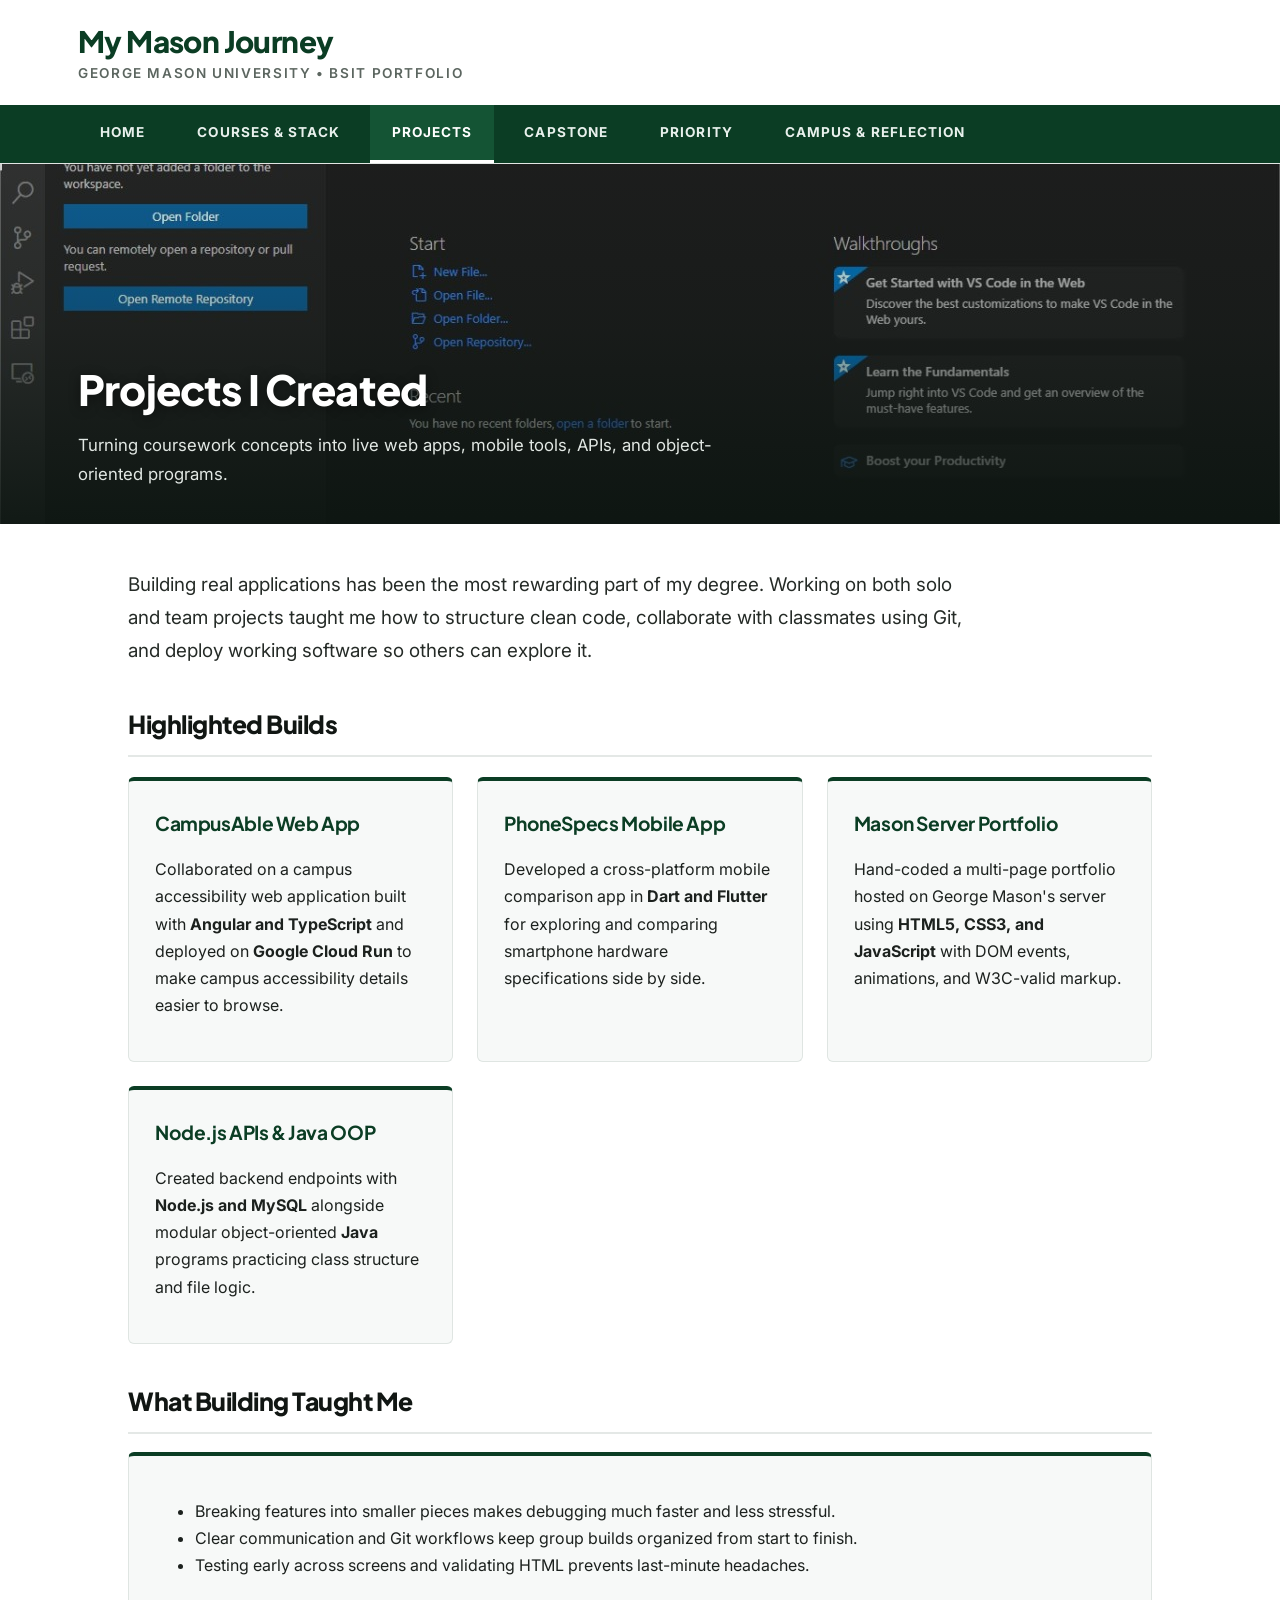
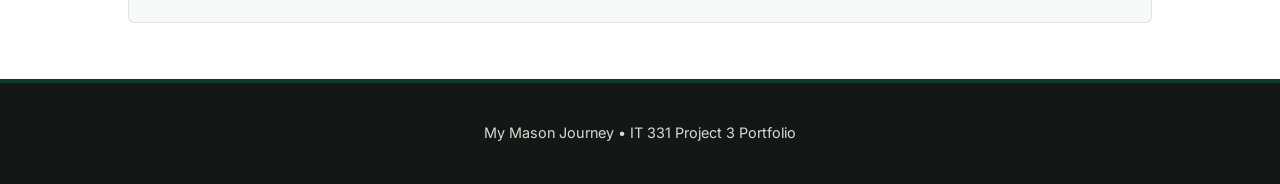
<file: projects.html>
<!DOCTYPE html>
<html lang="en">
<head>
  <meta charset="UTF-8">
  <meta name="viewport" content="width=device-width, initial-scale=1.0">
  <title>My Mason Journey - Projects Created</title>
  <link rel="preconnect" href="https://fonts.googleapis.com">
  <link rel="preconnect" href="https://fonts.gstatic.com" crossorigin>
  <link href="https://fonts.googleapis.com/css2?family=Inter:wght@400;500;600;700&family=Plus+Jakarta+Sans:wght@700;800&display=swap" rel="stylesheet">
  <link rel="stylesheet" href="styles.css">
</head>
<body>
  <header>
    <div class="header-inner">
      <div>
        <h1 class="site-title">My Mason Journey</h1>
        <p class="site-subtitle">George Mason University &bull; BSIT Portfolio</p>
      </div>
    </div>

    <nav aria-label="Primary Navigation">
      <ul>
        <li><a href="index.html">Home</a></li>
        <li><a href="courses.html">Courses &amp; Stack</a></li>
        <li><a href="projects.html" class="active">Projects</a></li>
        <li><a href="capstone.html">Capstone</a></li>
        <li><a href="priority.html">Priority</a></li>
        <li><a href="campus.html">Campus &amp; Reflection</a></li>
      </ul>
    </nav>
  </header>

  <section class="hero-banner" style="background-image: url('projects-hero.jpg');" aria-label="Projects Banner">
    <div class="hero-banner-content">
      <h2 class="hero-banner-title">Projects I Created</h2>
      <p class="hero-banner-caption">
        Turning coursework concepts into live web apps, mobile tools, APIs, and object-oriented programs.
      </p>
    </div>
  </section>

  <main>
    <p class="lead-intro">
      Building real applications has been the most rewarding part of my degree. Working on both
      solo and team projects taught me how to structure clean code, collaborate with classmates
      using Git, and deploy working software so others can explore it.
    </p>

    <h2 class="section-heading">Highlighted Builds</h2>
    <div class="card-grid">
      <article class="card">
        <h3>CampusAble Web App</h3>
        <p>
          Collaborated on a campus accessibility web application built with <strong>Angular and
          TypeScript</strong> and deployed on <strong>Google Cloud Run</strong> to make campus
          accessibility details easier to browse.
        </p>
      </article>

      <article class="card">
        <h3>PhoneSpecs Mobile App</h3>
        <p>
          Developed a cross-platform mobile comparison app in <strong>Dart and Flutter</strong> for
          exploring and comparing smartphone hardware specifications side by side.
        </p>
      </article>

      <article class="card">
        <h3>Mason Server Portfolio</h3>
        <p>
          Hand-coded a multi-page portfolio hosted on George Mason's server using <strong>HTML5,
          CSS3, and JavaScript</strong> with DOM events, animations, and W3C-valid markup.
        </p>
      </article>

      <article class="card">
        <h3>Node.js APIs &amp; Java OOP</h3>
        <p>
          Created backend endpoints with <strong>Node.js and MySQL</strong> alongside modular
          object-oriented <strong>Java</strong> programs practicing class structure and file logic.
        </p>
      </article>
    </div>

    <h2 class="section-heading">What Building Taught Me</h2>
    <div class="card">
      <ul>
        <li>Breaking features into smaller pieces makes debugging much faster and less stressful.</li>
        <li>Clear communication and Git workflows keep group builds organized from start to finish.</li>
        <li>Testing early across screens and validating HTML prevents last-minute headaches.</li>
      </ul>
    </div>
  </main>

  <footer>
    <p>My Mason Journey &bull; IT 331 Project 3 Portfolio</p>
  </footer>
</body>
</html>
</file>
<file: styles.css>
/* Sleek Editorial Stylesheet: White, Dark Forest Green, Charcoal Black & Cool Gray */

* {
  box-sizing: border-box;
}

body {
  margin: 0;
  padding: 0;
  font-family: "Inter", -apple-system, BlinkMacSystemFont, "Segoe UI", sans-serif;
  background-color: #ffffff;
  color: #1c211e; /* Deep charcoal black */
  line-height: 1.7;
  -webkit-font-smoothing: antialiased;
}

h1, h2, h3, .site-title, .hero-banner-title {
  font-family: "Plus Jakarta Sans", "Inter", sans-serif;
  letter-spacing: -0.02em;
}

/* 1. Sleek Top Brand Bar (White background, bold forest green & black title) */
header {
  background-color: #ffffff;
  border-bottom: 1px solid #e2e6e4;
}

.header-inner {
  max-width: 1180px;
  margin: 0 auto;
  padding: 24px 28px 20px 28px;
  display: flex;
  flex-wrap: wrap;
  justify-content: space-between;
  align-items: flex-end;
  gap: 12px;
}

.site-title {
  margin: 0;
  font-size: 1.85rem;
  font-weight: 800;
  color: #0b3d24; /* Deep Forest Green */
  line-height: 1.15;
}

.site-subtitle {
  margin: 4px 0 0 0;
  font-size: 0.85rem;
  font-weight: 600;
  text-transform: uppercase;
  letter-spacing: 0.12em;
  color: #5c6660; /* Cool slate gray */
}

/* 2. Full-Width Forest Green Navigation Bar with Roomy Tabs */
nav {
  background-color: #0b3d24; /* Signature Dark Forest Green */
  width: 100%;
}

nav ul {
  max-width: 1180px;
  margin: 0 auto;
  padding: 0 28px;
  list-style: none;
  display: flex;
  flex-wrap: wrap;
  gap: 8px;
}

nav a {
  display: inline-block;
  padding: 16px 22px; /* Generous spacing so tabs never look cramped */
  color: #e8f0ec;
  text-decoration: none;
  font-size: 0.85rem;
  font-weight: 700;
  text-transform: uppercase;
  letter-spacing: 0.08em;
  border-bottom: 3px solid transparent;
  transition: background-color 0.2s ease, color 0.2s ease;
}

nav a:hover {
  background-color: #145434;
  color: #ffffff;
}

nav a.active {
  background-color: #145434;
  color: #ffffff;
  border-bottom: 3px solid #ffffff;
}

/* 3. Full-Width Hero Banner with Bottom-Left Overlay Text (Inspired by GMU layout) */
.hero-banner {
  position: relative;
  width: 100%;
  height: 360px;
  background-color: #141715;
  background-size: cover;
  background-position: center;
  display: flex;
  align-items: flex-end;
  overflow: hidden;
}

/* Subtle dark gradient at bottom so white text is always razor-sharp */
.hero-banner::after {
  content: "";
  position: absolute;
  inset: 0;
  background: linear-gradient(
    to top,
    rgba(10, 20, 15, 0.82) 0%,
    rgba(10, 20, 15, 0.28) 55%,
    rgba(10, 20, 15, 0.08) 100%
  );
}

.hero-banner-content {
  position: relative;
  z-index: 2;
  max-width: 1180px;
  width: 100%;
  margin: 0 auto;
  padding: 36px 28px;
}

.hero-banner-title {
  margin: 0;
  color: #ffffff;
  font-size: 2.6rem;
  font-weight: 800;
  text-shadow: 0 2px 12px rgba(0, 0, 0, 0.45);
}

.hero-banner-caption {
  margin: 6px 0 0 0;
  color: #e2e8e4;
  font-size: 1.05rem;
  max-width: 640px;
}

/* 4. Main Content Container */
main {
  max-width: 1080px;
  margin: 44px auto;
  padding: 0 28px;
}

.lead-intro {
  font-size: 1.18rem;
  color: #252b27;
  max-width: 860px;
  margin-bottom: 36px;
  line-height: 1.75;
}

.section-heading {
  font-size: 1.55rem;
  font-weight: 800;
  color: #111613;
  margin: 36px 0 18px 0;
  padding-bottom: 10px;
  border-bottom: 2px solid #e4e8e6;
}

/* Editorial Cards & Grids */
.card-grid {
  display: grid;
  grid-template-columns: repeat(auto-fit, minmax(290px, 1fr));
  gap: 24px;
  margin-top: 20px;
}

.card {
  background-color: #f7f9f8; /* Soft cool gray surface */
  border: 1px solid #dfe5e2;
  border-top: 4px solid #0b3d24; /* Forest green top accent */
  border-radius: 6px;
  padding: 26px;
}

.card h3 {
  margin: 0 0 10px 0;
  font-size: 1.2rem;
  font-weight: 700;
  color: #0b3d24;
}

.card a {
  display: inline-block;
  margin-top: 10px;
  font-weight: 700;
  font-size: 0.9rem;
  color: #0b3d24;
  text-decoration: none;
  text-transform: uppercase;
  letter-spacing: 0.05em;
}

.card a:hover {
  text-decoration: underline;
}

/* Buttons & Form Inputs */
button,
select,
input[type="text"] {
  font-family: "Inter", sans-serif;
  font-size: 0.92rem;
  padding: 10px 16px;
  border-radius: 5px;
  border: 1px solid #c5ceca;
}

button {
  background-color: #0b3d24;
  color: #ffffff;
  font-weight: 600;
  border: 1px solid #0b3d24;
  cursor: pointer;
}

button:hover {
  background-color: #165937;
}

button.secondary-btn {
  background-color: #ffffff;
  color: #1c211e;
  border: 1px solid #b8c2bd;
}

button.secondary-btn:hover {
  background-color: #eef2f0;
}



/* Dynamic Style Toolbar (Requirement 3b) */
.style-toolbar {
  background-color: #f4f6f5;
  border: 1px solid #dce2df;
  border-radius: 6px;
  padding: 16px 20px;
  margin-bottom: 32px;
  display: flex;
  flex-wrap: wrap;
  align-items: center;
  gap: 12px;
}

/* Priority Poster Builder (Requirements 3a & 3b) */
.poster-controls {
  background-color: #f7f9f8;
  border: 1px solid #dce2df;
  border-radius: 8px;
  padding: 24px;
  margin-bottom: 28px;
}

.control-row {
  display: flex;
  flex-wrap: wrap;
  gap: 12px;
  margin-bottom: 16px;
  align-items: center;
}

.poster-canvas {
  background-color: #ffffff;
  border: 3px solid #0b3d24;
  border-radius: 8px;
  padding: 30px;
  min-height: 280px;
  color: #1c211e;
}

.priority-list {
  list-style: none;
  padding: 0;
  margin: 18px 0;
}

.priority-item {
  background-color: #f4f6f5;
  border: 1px solid #d3dbd7;
  border-left: 4px solid #0b3d24;
  border-radius: 5px;
  padding: 12px 16px;
  margin-bottom: 10px;
  display: flex;
  justify-content: space-between;
  align-items: center;
  gap: 12px;
  color: #1c211e;
}

.priority-actions {
  display: flex;
  gap: 8px;
  flex-shrink: 0;
}

.sticker-tray {
  margin-top: 18px;
  padding-top: 14px;
  border-top: 1px dashed #bcc5c0;
  font-size: 1.65rem;
  min-height: 46px;
}

/* Rollover Image & Animated Spotlight (Requirements 3c & 3d) */
.media-showcase {
  background-color: #f7f9f8;
  border: 1px solid #dce2df;
  border-radius: 8px;
  padding: 26px;
  margin-bottom: 28px;
}

.rollover-img {
  max-width: 100%;
  width: 440px;
  height: auto;
  border-radius: 6px;
  border: 2px solid #0b3d24;
  display: block;
}

.hover-mood-box {
  background-color: #f7f9f8;
  border: 2px solid #0b3d24;
  border-radius: 8px;
  padding: 20px;
  margin-top: 28px;
  color: #1c211e;
  transition: background-color 0.2s ease, border-color 0.2s ease;
}

.spotlight-box {
  width: 260px;
  opacity: 0.65;
  background-color: #ffffff;
  border: 2px solid #0b3d24;
  border-radius: 6px;
  padding: 16px;
  margin-top: 16px;
  overflow: hidden;
}

.spotlight-box img {
  width: 100%;
  height: auto;
  border-radius: 4px;
  display: block;
}

/* Centered Editorial Poster Layout (Inspired by clean centered showcase layout) */
.poster-hero {
  text-align: center;
  max-width: 780px;
  margin: 0 auto 32px auto;
  padding: 12px 10px;
}

.poster-pill {
  display: inline-block;
  background-color: #eef3f0;
  color: #0b3d24;
  border: 1px solid #c9d6cf;
  font-size: 0.85rem;
  font-weight: 700;
  padding: 6px 14px;
  border-radius: 999px;
  margin-bottom: 14px;
}

.poster-hero h2 {
  font-size: 2.5rem;
  line-height: 1.15;
  margin: 0 0 14px 0;
  color: #111613;
}

.poster-hero p {
  font-size: 1.05rem;
  color: #48524c;
  margin: 0 auto;
  max-width: 640px;
}

/* Horizontal row of clickable keyword / vibe cards */
.keyword-strip {
  display: flex;
  gap: 14px;
  overflow-x: auto;
  padding-bottom: 10px;
  margin-bottom: 28px;
}

.keyword-card {
  min-width: 155px;
  background-color: #f7f9f8;
  border: 1px solid #dce2df;
  border-bottom: 4px solid #0b3d24;
  border-radius: 10px;
  padding: 16px;
  text-align: left;
  cursor: pointer;
  flex-shrink: 0;
}

.keyword-card:hover {
  background-color: #eef3f0;
}

.keyword-emoji {
  font-size: 1.6rem;
  display: block;
  margin-bottom: 8px;
}

.keyword-title {
  font-weight: 700;
  font-size: 0.95rem;
  color: #111613;
  display: block;
}

.keyword-tag {
  font-size: 0.8rem;
  color: #5c6660;
}

.keyword-chips {
  display: flex;
  flex-wrap: wrap;
  gap: 8px;
  margin-top: 14px;
}

.keyword-chip {
  background-color: #0b3d24;
  color: #ffffff;
  font-size: 0.85rem;
  font-weight: 600;
  padding: 6px 12px;
  border-radius: 999px;
  cursor: pointer;
}

/* Floated images with text wrap for editorial storytelling */
.story-section {
  overflow: hidden; /* Keeps floated images contained cleanly inside the section */
  margin-bottom: 32px;
}

.float-right-card {
  float: right;
  width: 260px;
  margin: 4px 0 16px 24px;
  background-color: #f7f9f8;
  border: 1px solid #dce2df;
  border-radius: 6px;
  padding: 10px;
}

.float-left-card {
  float: left;
  width: 260px;
  margin: 4px 24px 16px 0;
  background-color: #f7f9f8;
  border: 1px solid #dce2df;
  border-radius: 6px;
  padding: 10px;
}

.float-right-card img,
.float-left-card img {
  width: 100%;
  height: auto;
  border-radius: 4px;
  display: block;
}

.float-caption {
  font-size: 0.82rem;
  color: #525a55;
  margin: 8px 0 0 0;
  line-height: 1.4;
}

.sponsor-link-btn {
  display: inline-block;
  margin-top: 10px;
  padding: 11px 20px;
  background-color: #0b3d24;
  color: #ffffff;
  text-decoration: none;
  font-weight: 700;
  font-size: 0.9rem;
  border-radius: 5px;
}

.sponsor-link-btn:hover {
  background-color: #165937;
}

@media (max-width: 640px) {
  .float-right-card,
  .float-left-card {
    float: none;
    width: 100%;
    margin: 16px 0;
  }
}

/* Side-by-Side "This or That" Studio Layout */
.tot-split-grid {
  display: grid;
  grid-template-columns: 1fr 1fr;
  gap: 28px;
  align-items: start;
}

.tot-question-card {
  background-color: #f7f9f8;
  border: 1px solid #dce2df;
  border-top: 4px solid #0b3d24;
  border-radius: 8px;
  padding: 28px;
}

.round-badge {
  display: inline-block;
  background-color: #0b3d24;
  color: #ffffff;
  font-size: 0.78rem;
  font-weight: 700;
  text-transform: uppercase;
  letter-spacing: 0.08em;
  padding: 5px 12px;
  border-radius: 999px;
  margin-bottom: 14px;
}

.tot-choice-stack {
  display: flex;
  flex-direction: column;
  gap: 12px;
  margin: 20px 0;
}

.tot-option-btn {
  width: 100%;
  text-align: left;
  padding: 16px 18px;
  font-size: 1rem;
  font-weight: 700;
  background-color: #ffffff;
  color: #111613;
  border: 2px solid #c5ceca;
  border-radius: 8px;
  cursor: pointer;
  transition: border-color 0.15s ease, background-color 0.15s ease;
}

.tot-option-btn:hover {
  border-color: #0b3d24;
  background-color: #eef3f0;
}

.tot-divider {
  border: 0;
  border-top: 1px solid #dce2df;
  margin: 20px 0;
}

@media (max-width: 820px) {
  .tot-split-grid {
    grid-template-columns: 1fr;
  }
}

/* Sleek Dark Charcoal & Forest Green Footer */
footer {
  background-color: #141715;
  color: #d5dcd8;
  border-top: 4px solid #0b3d24;
  text-align: center;
  padding: 24px 20px;
  margin-top: 56px;
  font-size: 0.9rem;
}
</file>
